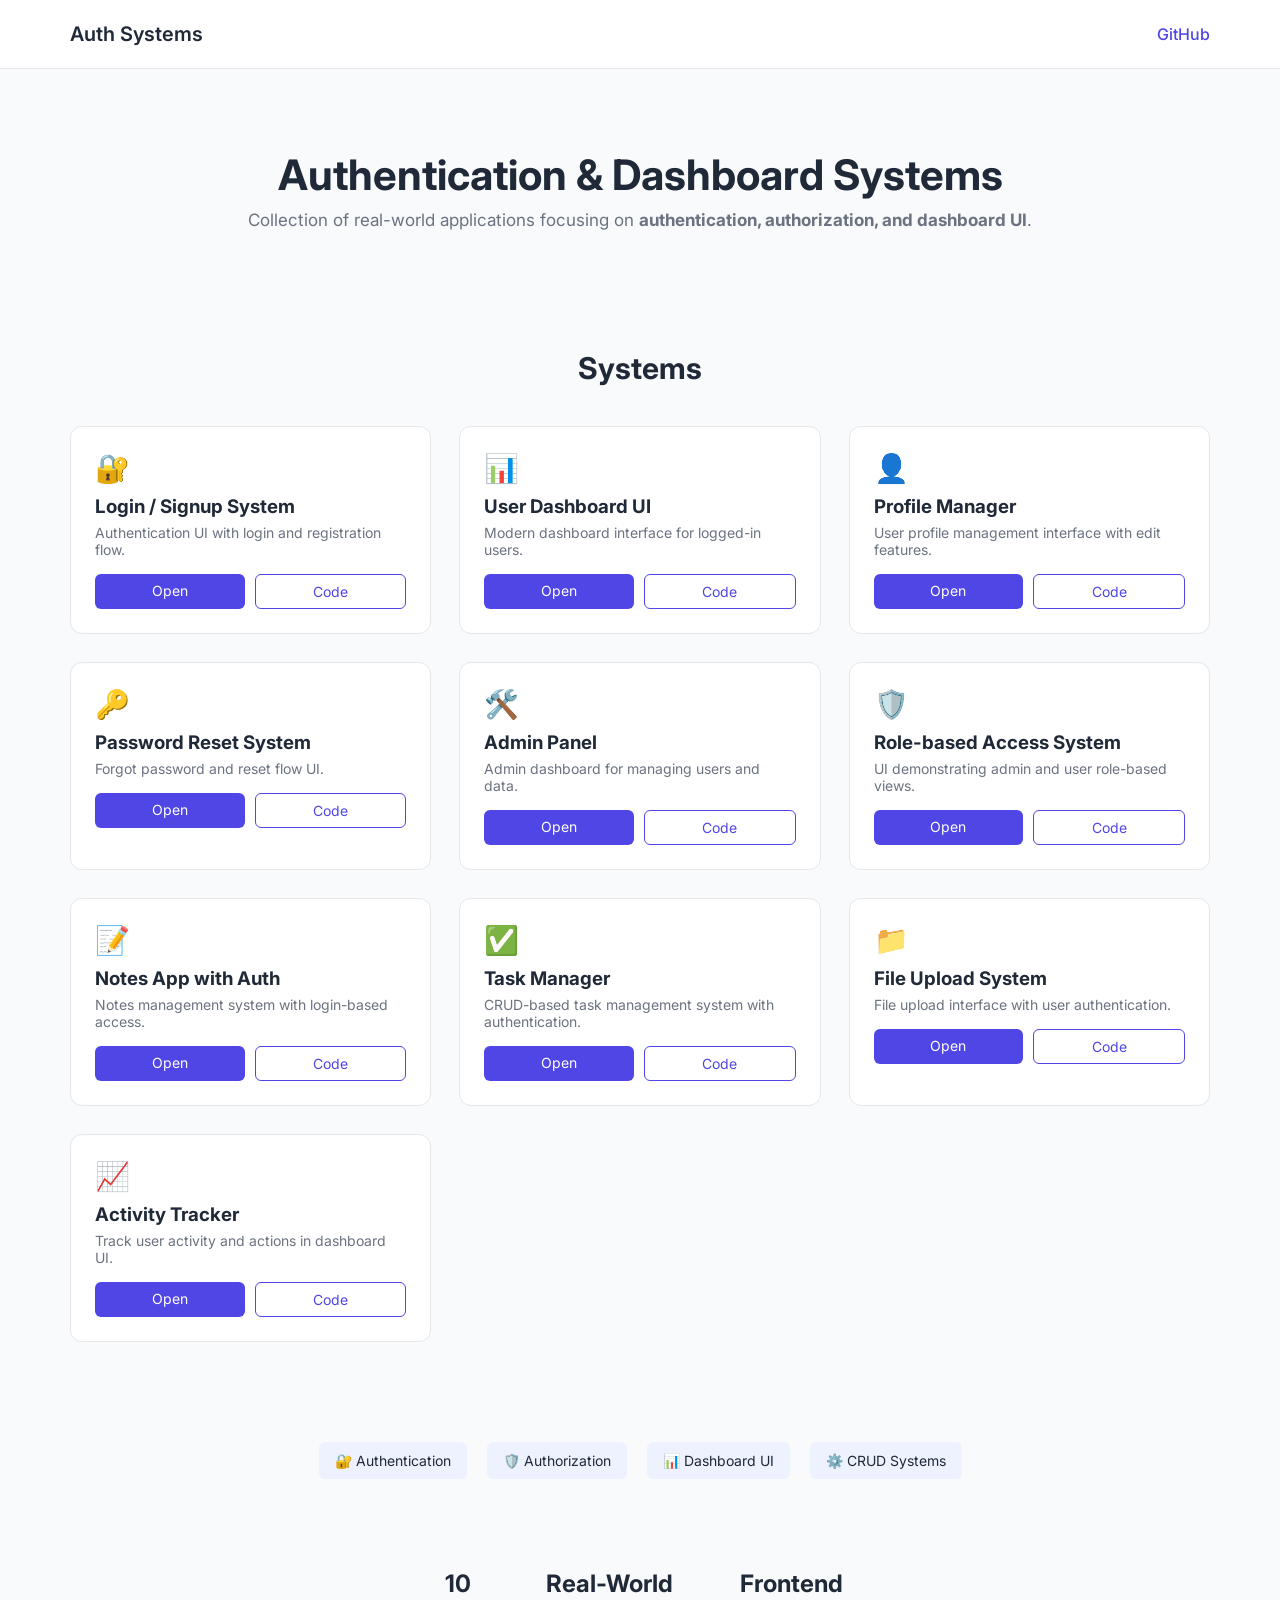
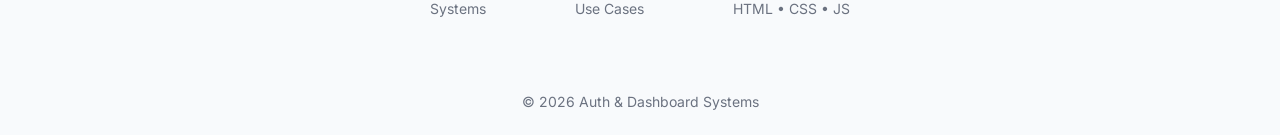
<file: index.html>
<!DOCTYPE html>
<html lang="en">
<head>

<meta charset="UTF-8">
<meta name="viewport" content="width=device-width, initial-scale=1.0">

<title>Auth & Dashboard Systems</title>

<link href="https://fonts.googleapis.com/css2?family=Inter:wght@400;500;600;700&display=swap" rel="stylesheet">

<link rel="stylesheet" href="style.css">

</head>

<body>

<header class="navbar">

<div class="logo">Auth Systems</div>

<a href="https://github.com/KrushnaTaur/auth-dashboard-systems" target="_blank">
GitHub
</a>

</header>


<section class="hero">

<h1>Authentication & Dashboard Systems</h1>

<p>
Collection of real-world applications focusing on  
<strong>authentication, authorization, and dashboard UI</strong>.
</p>

</section>


<section class="projects">

<h2>Systems</h2>

<div id="projectsGrid" class="projects-grid"></div>

</section>


<section class="features">

<div class="feature">🔐 Authentication</div>
<div class="feature">🛡️ Authorization</div>
<div class="feature">📊 Dashboard UI</div>
<div class="feature">⚙️ CRUD Systems</div>

</section>


<section class="stats">

<div class="stat">
<h3 id="projectCount">0</h3>
<span>Systems</span>
</div>

<div class="stat">
<h3>Real-World</h3>
<span>Use Cases</span>
</div>

<div class="stat">
<h3>Frontend</h3>
<span>HTML • CSS • JS</span>
</div>

</section>


<footer>

© 2026 Auth & Dashboard Systems

</footer>

<script src="script.js"></script>

</body>
</html>
</file>
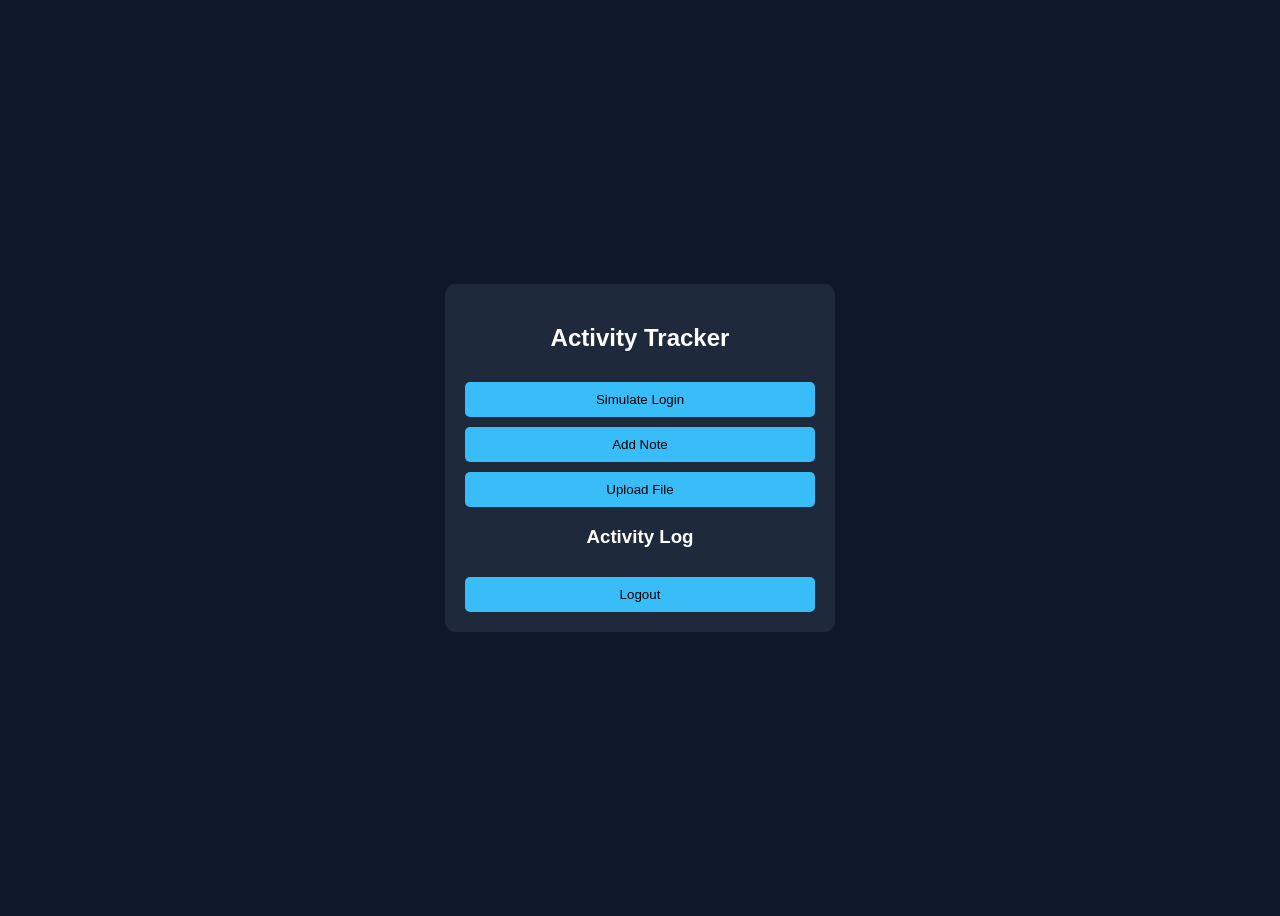
<file: projects/activity-tracker/index.html>
<!DOCTYPE html>
<html>
<head>
  <title>Activity Tracker</title>
  <link rel="stylesheet" href="style.css">
</head>
<body>

<div class="container">
  <h2>Activity Tracker</h2>

  <button onclick="addActivity('Logged In')">Simulate Login</button>
  <button onclick="addActivity('Added Note')">Add Note</button>
  <button onclick="addActivity('Uploaded File')">Upload File</button>

  <h3>Activity Log</h3>
  <ul id="activityList"></ul>

  <button onclick="logout()">Logout</button>
</div>

<script src="app.js"></script>
</body>
</html>
</file>
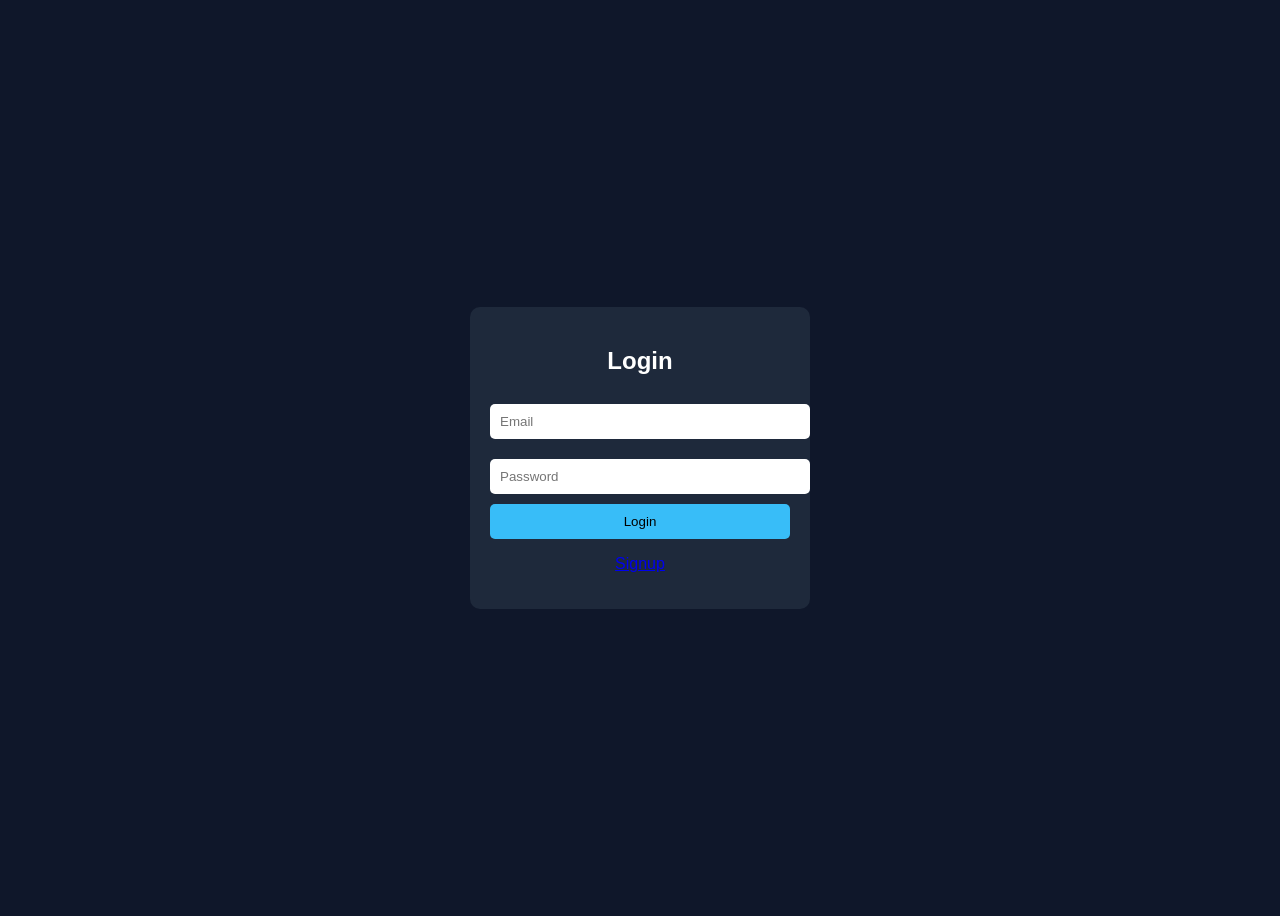
<file: projects/admin-panel/index.html>
<!DOCTYPE html>
<html>
<head>
  <title>Login</title>
  <link rel="stylesheet" href="style.css">
</head>
<body>

<div class="container">
  <h2>Login</h2>

  <input type="email" id="email" placeholder="Email">
  <input type="password" id="password" placeholder="Password">

  <button onclick="login()">Login</button>

  <p><a href="signup.html">Signup</a></p>
</div>

<script src="app.js"></script>
</body>
</html>
</file>
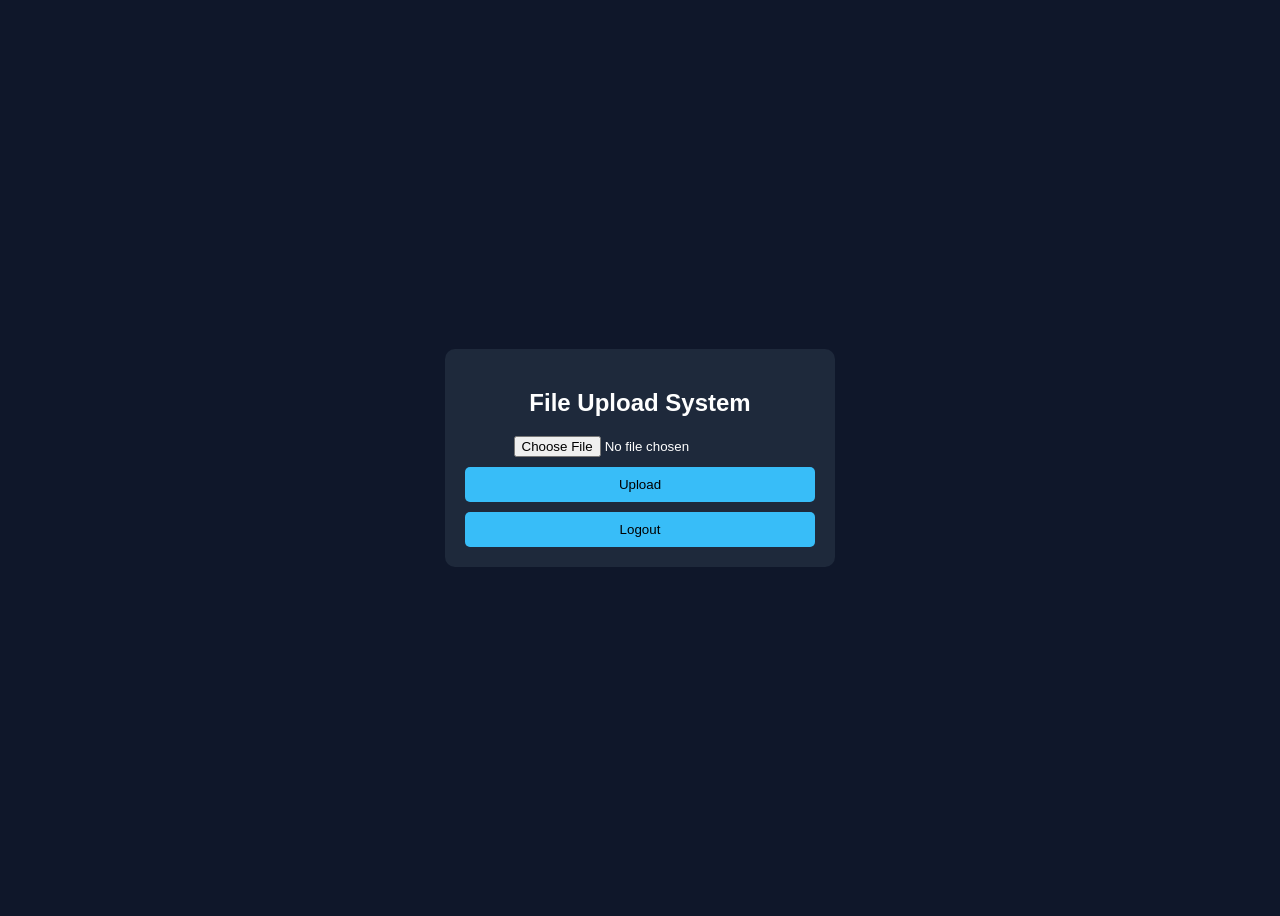
<file: projects/file-upload-system/index.html>
<!DOCTYPE html>
<html>
<head>
  <title>File Upload</title>
  <link rel="stylesheet" href="style.css">
</head>
<body>

<div class="container">
  <h2>File Upload System</h2>

  <input type="file" id="fileInput">
  <button onclick="uploadFile()">Upload</button>

  <div id="fileList"></div>

  <button onclick="logout()">Logout</button>
</div>

<script src="app.js"></script>
</body>
</html>
</file>
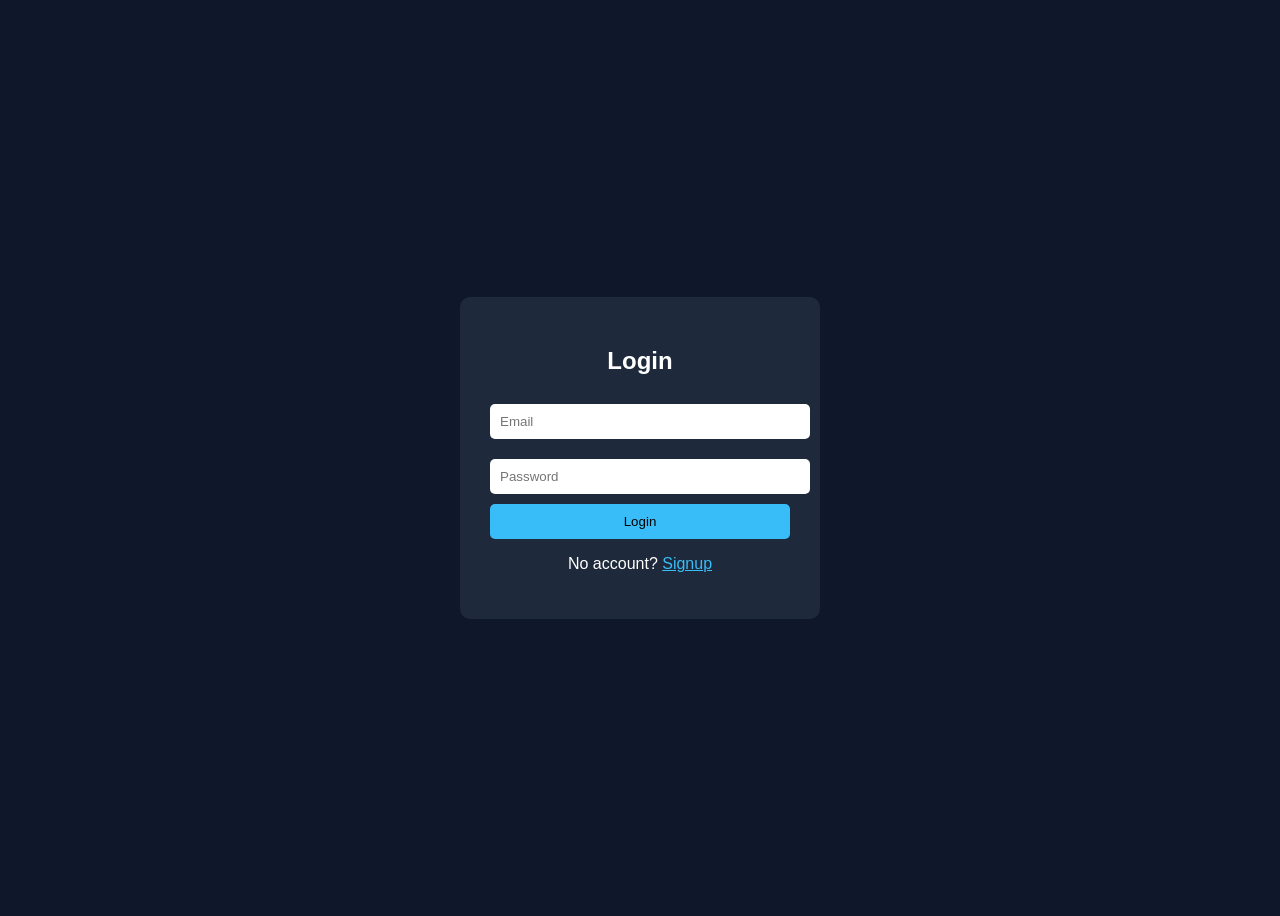
<file: projects/login-signup-system/index.html>
<!DOCTYPE html>
<html>
<head>
  <title>Login</title>
  <link rel="stylesheet" href="style.css">
</head>
<body>

<div class="container">
  <h2>Login</h2>
  <input type="email" id="email" placeholder="Email">
  <input type="password" id="password" placeholder="Password">
  <button onclick="login()">Login</button>
  <p>No account? <a href="signup.html">Signup</a></p>
</div>

<script src="app.js"></script>
</body>
</html>
</file>
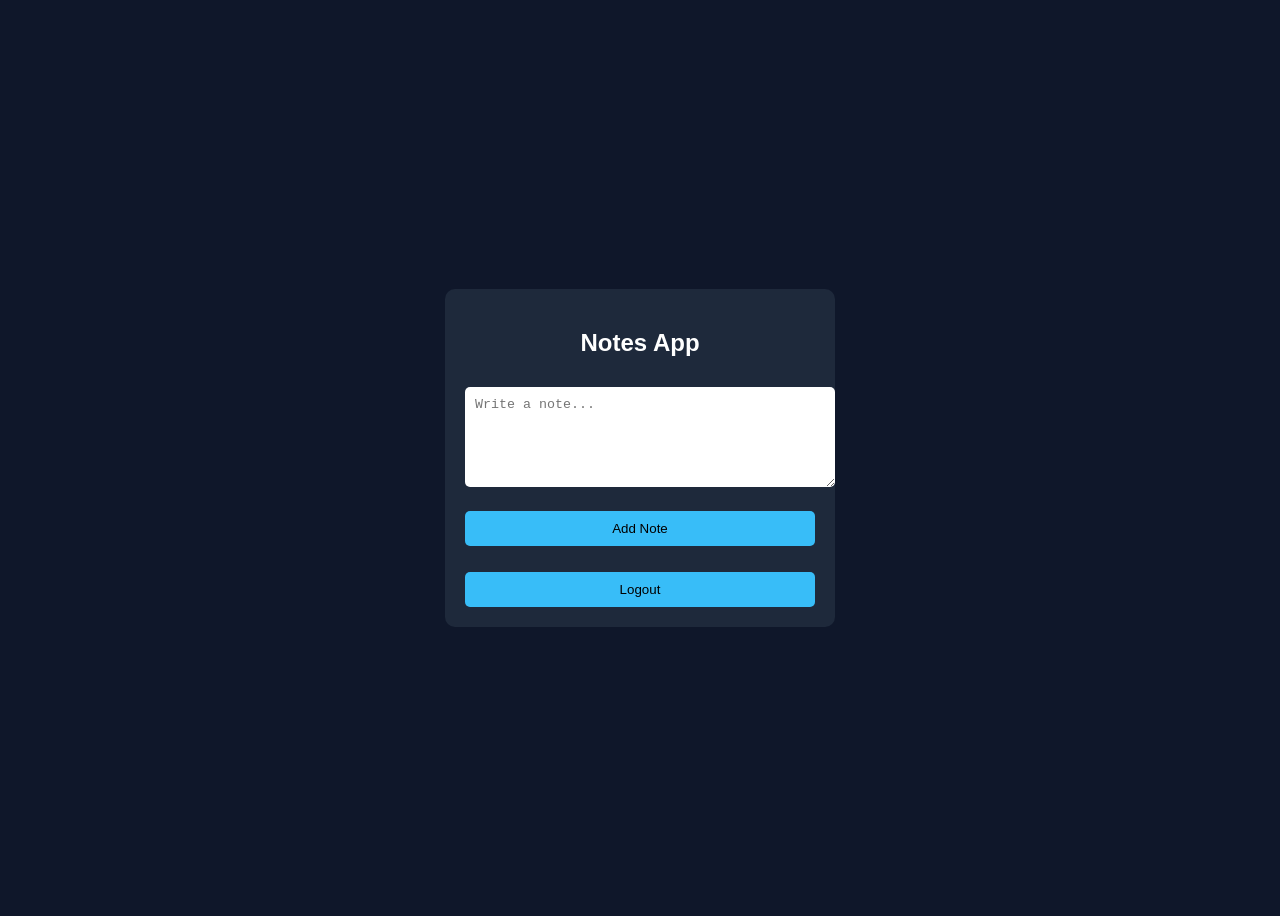
<file: projects/notes-app-auth/index.html>
<!DOCTYPE html>
<html>
<head>
  <title>Notes App</title>
  <link rel="stylesheet" href="style.css">
</head>
<body>

<div class="container">
  <h2>Notes App</h2>

  <textarea id="noteInput" placeholder="Write a note..."></textarea>
  <button onclick="addNote()">Add Note</button>

  <ul id="notesList"></ul>

  <button onclick="logout()">Logout</button>
</div>

<script src="app.js"></script>
</body>
</html>
</file>
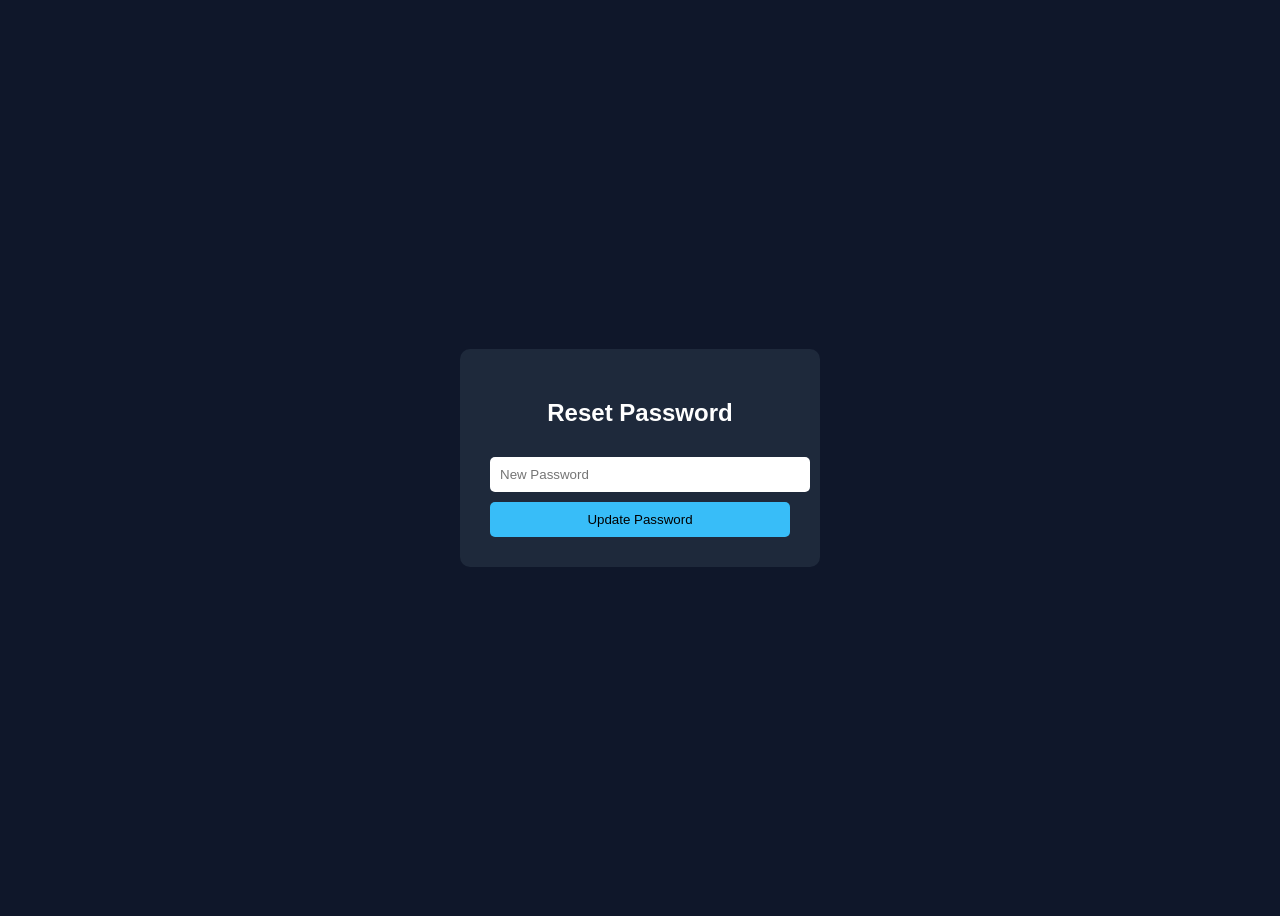
<file: projects/password-reset-system/index.html>
<!DOCTYPE html>
<html>
<head>
  <title>Reset Password</title>
  <link rel="stylesheet" href="style.css">
</head>
<body>

<div class="container">
  <h2>Reset Password</h2>

  <input type="password" id="newPassword" placeholder="New Password">
  <button onclick="resetPassword()">Update Password</button>
</div>

<script src="app.js"></script>
</body>
</html>
</file>
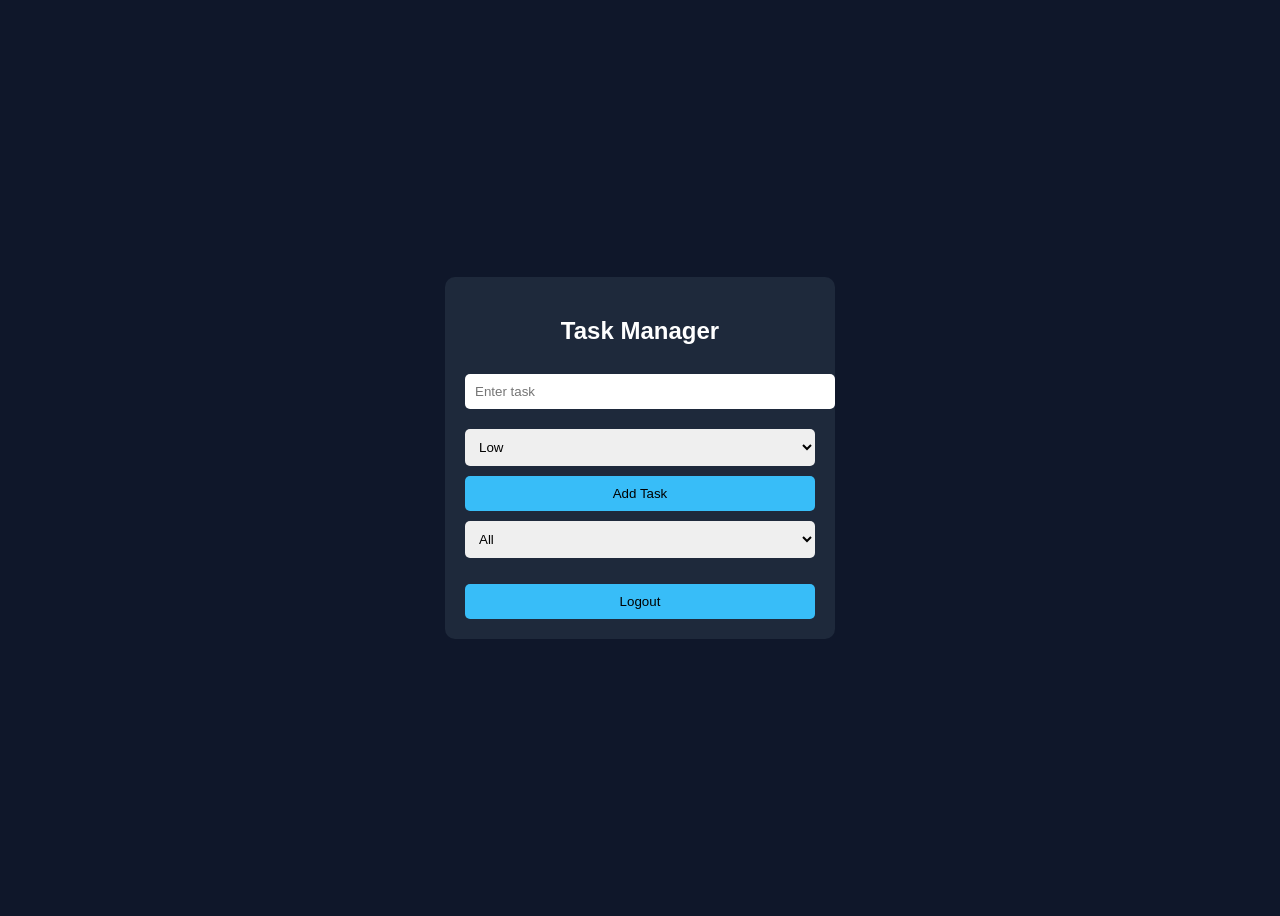
<file: projects/task-manager/index.html>
<!DOCTYPE html>
<html>
<head>
  <title>Task Manager</title>
  <link rel="stylesheet" href="style.css">
</head>
<body>

<div class="container">
  <h2>Task Manager</h2>

  <input type="text" id="taskInput" placeholder="Enter task">

  <select id="priority">
    <option value="Low">Low</option>
    <option value="Medium">Medium</option>
    <option value="High">High</option>
  </select>

  <button onclick="addTask()">Add Task</button>

  <select id="filter" onchange="loadTasks()">
    <option value="all">All</option>
    <option value="completed">Completed</option>
    <option value="pending">Pending</option>
  </select>

  <ul id="taskList"></ul>

  <button onclick="logout()">Logout</button>
</div>

<script src="app.js"></script>
</body>
</html>
</file>
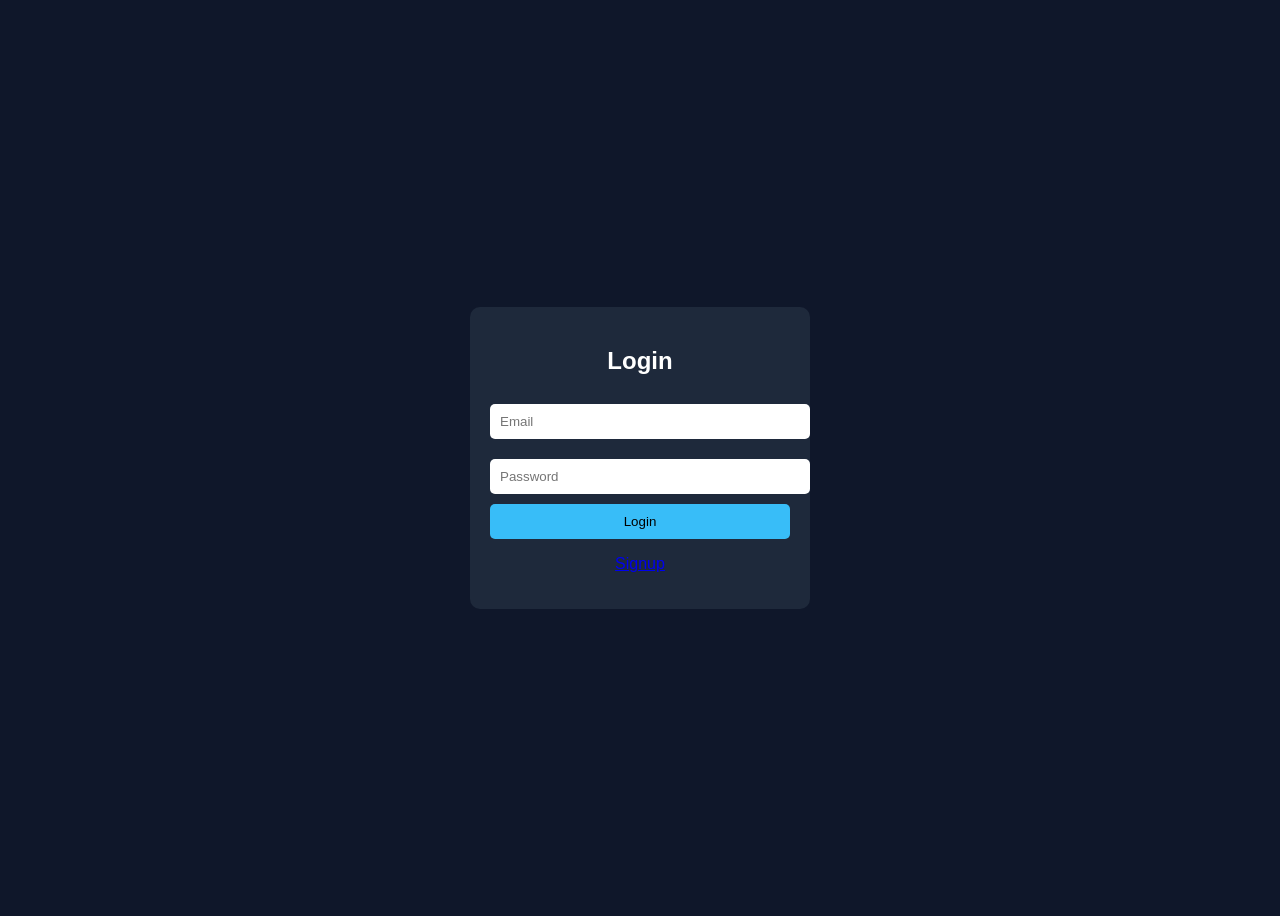
<file: projects/admin-panel/admin.html>
<!DOCTYPE html>
<html>
<head>
  <title>Admin Panel</title>
  <link rel="stylesheet" href="style.css">
</head>
<body>

<div class="container">
  <h2>Admin Panel</h2>

  <h3>All Users</h3>
  <ul id="userList"></ul>

  <button onclick="logout()">Logout</button>
</div>

<script src="app.js"></script>
</body>
</html>
</file>
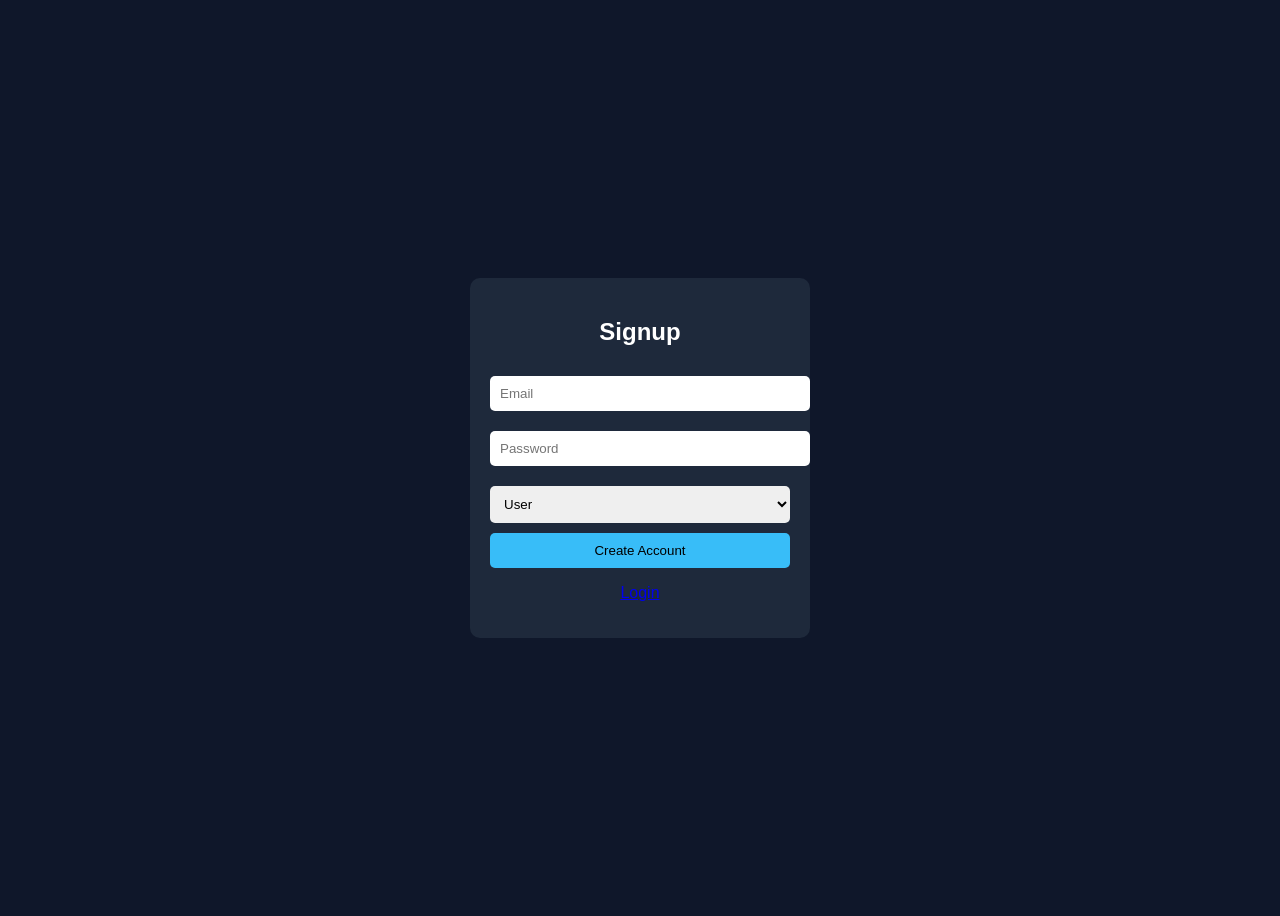
<file: projects/admin-panel/signup.html>
<!DOCTYPE html>
<html>
<head>
  <title>Signup</title>
  <link rel="stylesheet" href="style.css">
</head>
<body>

<div class="container">
  <h2>Signup</h2>

  <input type="email" id="email" placeholder="Email">
  <input type="password" id="password" placeholder="Password">

  <select id="role">
    <option value="user">User</option>
    <option value="admin">Admin</option>
  </select>

  <button onclick="signup()">Create Account</button>

  <p><a href="index.html">Login</a></p>
</div>

<script src="app.js"></script>
</body>
</html>
</file>
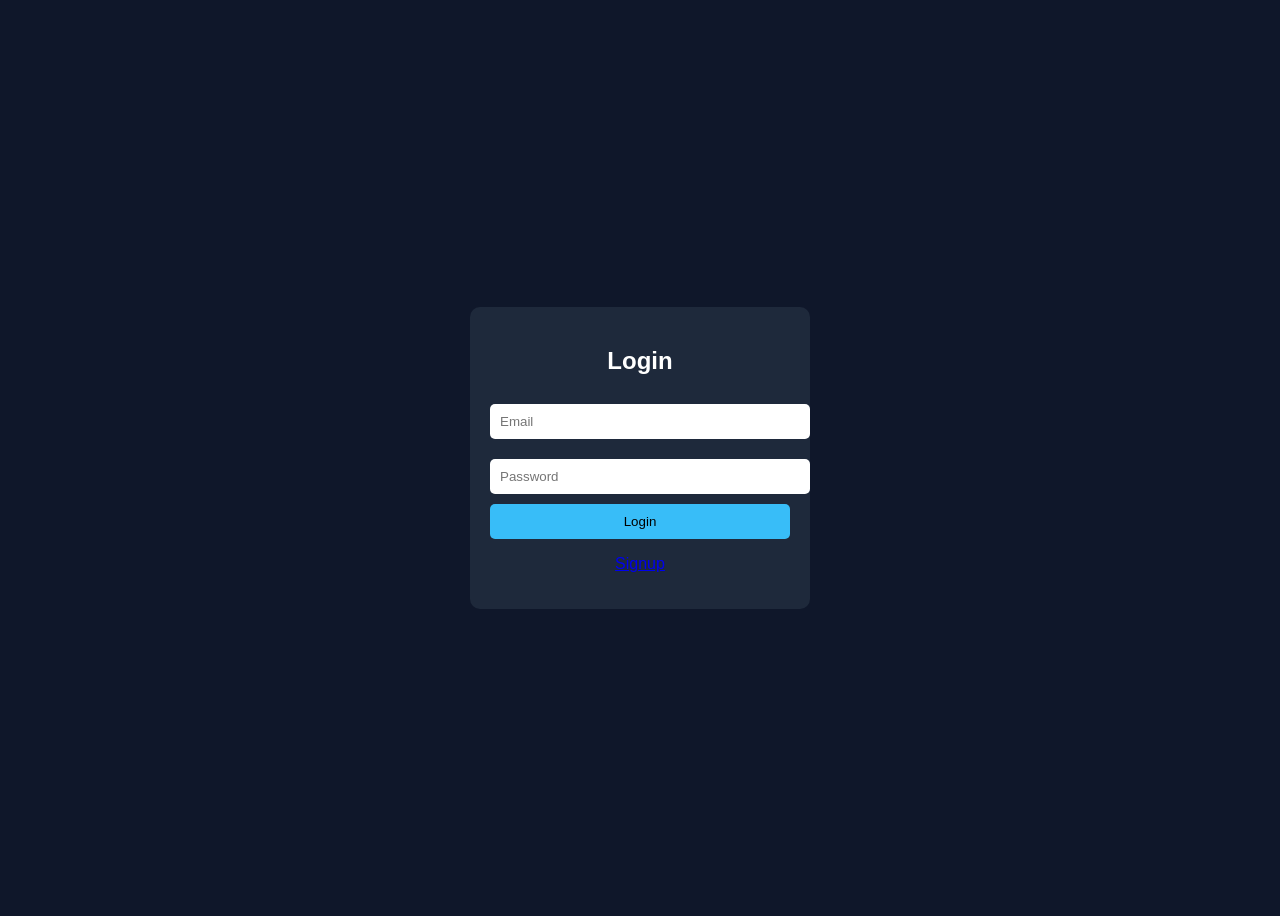
<file: projects/admin-panel/user.html>
<!DOCTYPE html>
<html>
<head>
  <title>User Dashboard</title>
  <link rel="stylesheet" href="style.css">
</head>
<body>

<div class="container">
  <h2>User Dashboard</h2>
  <p id="userEmail"></p>
  <button onclick="logout()">Logout</button>
</div>

<script src="app.js"></script>
</body>
</html>
</file>
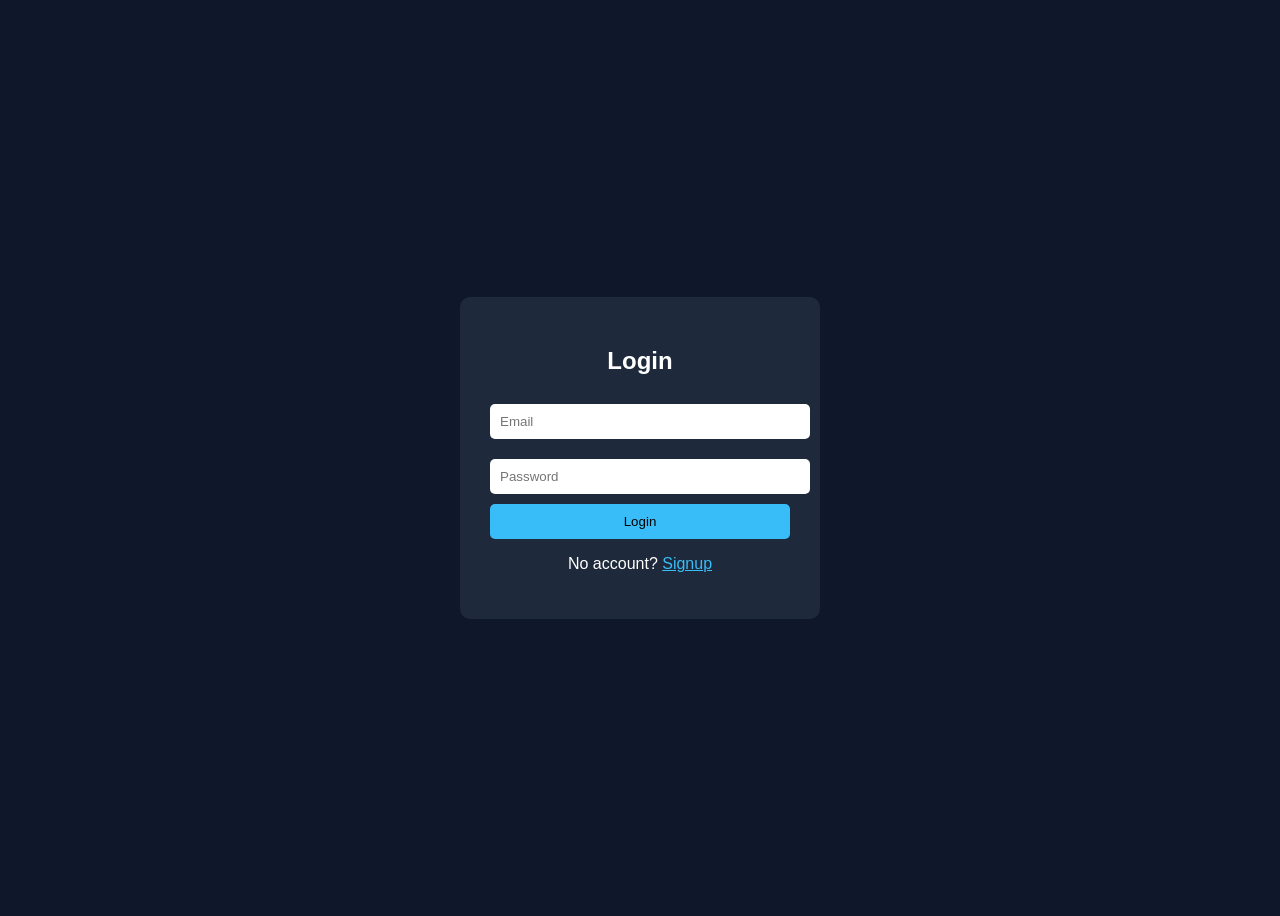
<file: projects/login-signup-system/dashboard.html>
<!DOCTYPE html>
<html>
<head>
  <title>Dashboard</title>
  <link rel="stylesheet" href="style.css">
</head>
<body>

<div class="container">
  <h2>Dashboard</h2>
  <p id="userEmail"></p>
  <button onclick="logout()">Logout</button>
</div>

<script src="app.js"></script>
</body>
</html>
</file>
<file: style.css>
*{
margin:0;
padding:0;
box-sizing:border-box;
font-family:Inter,sans-serif;
}

body{
background:#f8fafc;
color:#1f2937;
}

/* NAVBAR */

.navbar{
display:flex;
justify-content:space-between;
align-items:center;
padding:22px 70px;
background:white;
border-bottom:1px solid #e5e7eb;
}

.logo{
font-weight:600;
font-size:20px;
}

.navbar a{
color:#4f46e5;
text-decoration:none;
font-weight:500;
}

/* HERO */

.hero{
text-align:center;
padding:80px 20px 60px;
}

.hero h1{
font-size:42px;
margin-bottom:10px;
}

.hero p{
color:#6b7280;
font-size:17px;
}

/* PROJECTS */

.projects{
padding:60px 70px;
}

.projects h2{
text-align:center;
margin-bottom:40px;
font-size:30px;
}

.projects-grid{
display:grid;
grid-template-columns:repeat(auto-fit,minmax(280px,1fr));
gap:28px;
}

/* CARD */

.project-card{
background:white;
padding:24px;
border-radius:12px;
border:1px solid #e5e7eb;
transition:0.25s;
}

.project-card:hover{
transform:translateY(-6px);
box-shadow:0 10px 25px rgba(0,0,0,0.08);
}

.project-icon{
font-size:28px;
margin-bottom:10px;
}

.project-card h3{
margin-bottom:6px;
}

.project-card p{
font-size:14px;
color:#6b7280;
margin-bottom:16px;
}

/* BUTTONS */

.buttons{
display:flex;
gap:10px;
}

.btn{
flex:1;
text-align:center;
padding:8px;
border-radius:6px;
text-decoration:none;
font-size:14px;
}

.btn.open{
background:#4f46e5;
color:white;
}

.btn.code{
border:1px solid #4f46e5;
color:#4f46e5;
}

/* FEATURES */

.features{
display:flex;
justify-content:center;
gap:20px;
flex-wrap:wrap;
padding:40px;
}

.feature{
background:#eef2ff;
padding:10px 16px;
border-radius:6px;
font-size:14px;
}

/* STATS */

.stats{
display:flex;
justify-content:center;
gap:60px;
padding:50px 20px;
}

.stat{
text-align:center;
}

.stat h3{
font-size:24px;
}

.stat span{
font-size:14px;
color:#6b7280;
}

/* FOOTER */

footer{
text-align:center;
padding:25px;
font-size:14px;
color:#6b7280;
}
</file>
<file: projects/activity-tracker/style.css>
body {
  font-family: Arial;
  background: #0f172a;
  color: white;
  display: flex;
  justify-content: center;
  align-items: center;
  height: 100vh;
}

.container {
  background: #1e293b;
  padding: 20px;
  border-radius: 10px;
  width: 350px;
  text-align: center;
}

button {
  width: 100%;
  padding: 10px;
  margin-top: 10px;
  background: #38bdf8;
  border: none;
  border-radius: 5px;
  cursor: pointer;
}

li {
  background: #334155;
  margin: 10px 0;
  padding: 10px;
  border-radius: 5px;
  list-style: none;
}
</file>
<file: projects/admin-panel/style.css>
body {
  font-family: Arial;
  background: #0f172a;
  color: white;
  display: flex;
  justify-content: center;
  align-items: center;
  height: 100vh;
}

.container {
  background: #1e293b;
  padding: 20px;
  border-radius: 10px;
  width: 300px;
  text-align: center;
}

input, select {
  width: 100%;
  margin: 10px 0;
  padding: 10px;
  border-radius: 5px;
  border: none;
}

button {
  width: 100%;
  padding: 10px;
  background: #38bdf8;
  border: none;
  border-radius: 5px;
  cursor: pointer;
}
</file>
<file: projects/file-upload-system/style.css>
body {
  font-family: Arial;
  background: #0f172a;
  color: white;
  display: flex;
  justify-content: center;
  align-items: center;
  height: 100vh;
}

.container {
  background: #1e293b;
  padding: 20px;
  border-radius: 10px;
  width: 350px;
  text-align: center;
}

button {
  width: 100%;
  padding: 10px;
  margin-top: 10px;
  background: #38bdf8;
  border: none;
  border-radius: 5px;
  cursor: pointer;
}

.file {
  background: #334155;
  padding: 10px;
  margin-top: 10px;
  border-radius: 5px;
}
</file>
<file: projects/login-signup-system/style.css>
body {
  font-family: Arial;
  background: #0f172a;
  display: flex;
  justify-content: center;
  align-items: center;
  height: 100vh;
  color: white;
}

.container {
  background: #1e293b;
  padding: 30px;
  border-radius: 10px;
  width: 300px;
  text-align: center;
}

input {
  width: 100%;
  padding: 10px;
  margin: 10px 0;
  border-radius: 5px;
  border: none;
}

button {
  width: 100%;
  padding: 10px;
  background: #38bdf8;
  border: none;
  border-radius: 5px;
  cursor: pointer;
}

a {
  color: #38bdf8;
}
</file>
<file: projects/notes-app-auth/style.css>
body {
  font-family: Arial;
  background: #0f172a;
  color: white;
  display: flex;
  justify-content: center;
  align-items: center;
  height: 100vh;
}

.container {
  background: #1e293b;
  padding: 20px;
  border-radius: 10px;
  width: 350px;
  text-align: center;
}

textarea {
  width: 100%;
  height: 80px;
  margin: 10px 0;
  padding: 10px;
  border-radius: 5px;
  border: none;
}

button {
  width: 100%;
  padding: 10px;
  margin-top: 10px;
  background: #38bdf8;
  border: none;
  border-radius: 5px;
  cursor: pointer;
}

li {
  background: #334155;
  margin: 10px 0;
  padding: 10px;
  border-radius: 5px;
  list-style: none;
}
</file>
<file: projects/password-reset-system/style.css>
body {
  font-family: Arial;
  background: #0f172a;
  color: white;
  display: flex;
  justify-content: center;
  align-items: center;
  height: 100vh;
}

.container {
  background: #1e293b;
  padding: 30px;
  border-radius: 10px;
  width: 300px;
  text-align: center;
}

input {
  width: 100%;
  padding: 10px;
  margin: 10px 0;
  border-radius: 5px;
  border: none;
}

button {
  width: 100%;
  padding: 10px;
  background: #38bdf8;
  border: none;
  border-radius: 5px;
  cursor: pointer;
}
</file>
<file: projects/task-manager/style.css>
body {
  font-family: Arial;
  background: #0f172a;
  color: white;
  display: flex;
  justify-content: center;
  align-items: center;
  height: 100vh;
}

.container {
  background: #1e293b;
  padding: 20px;
  border-radius: 10px;
  width: 350px;
  text-align: center;
}

input, select {
  width: 100%;
  margin: 10px 0;
  padding: 10px;
  border-radius: 5px;
  border: none;
}

button {
  width: 100%;
  padding: 10px;
  background: #38bdf8;
  border: none;
  border-radius: 5px;
  cursor: pointer;
}

li {
  background: #334155;
  margin: 10px 0;
  padding: 10px;
  border-radius: 5px;
  list-style: none;
}

.completed {
  text-decoration: line-through;
  opacity: 0.6;
}
</file>
